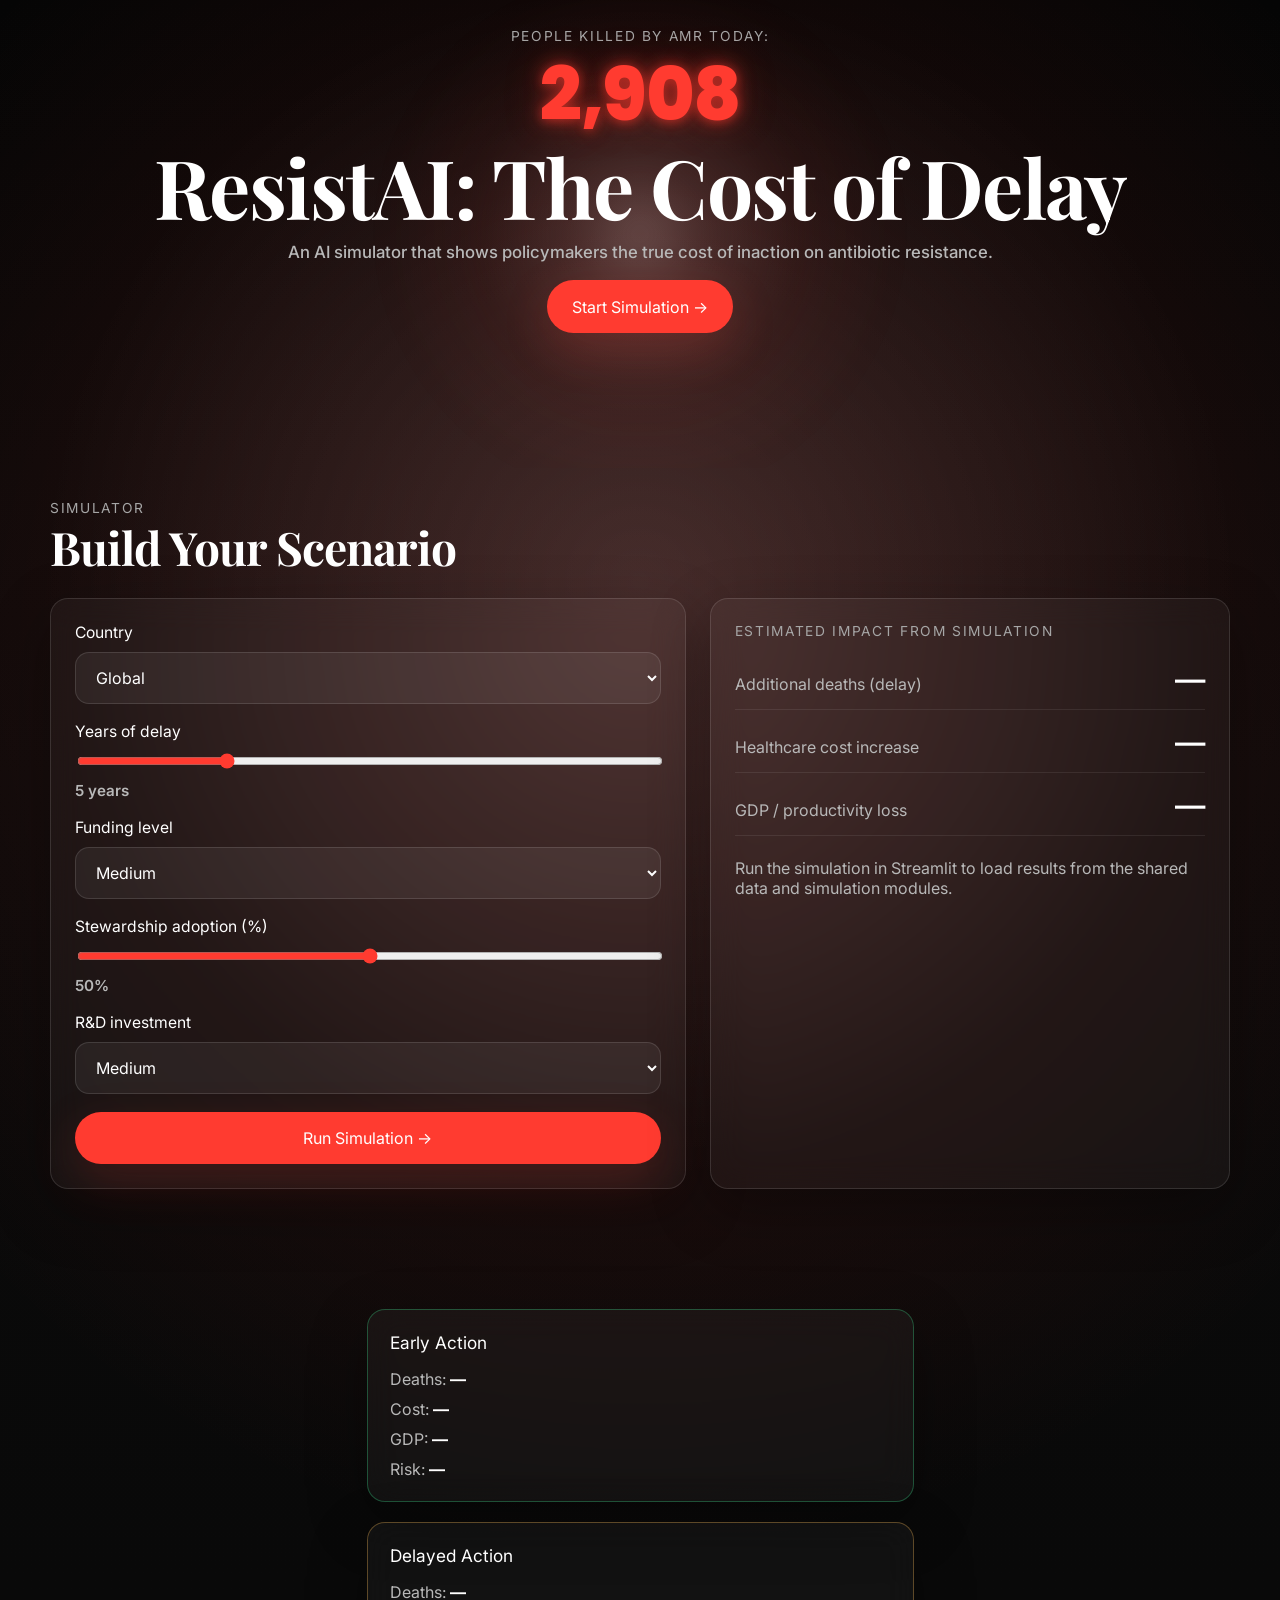
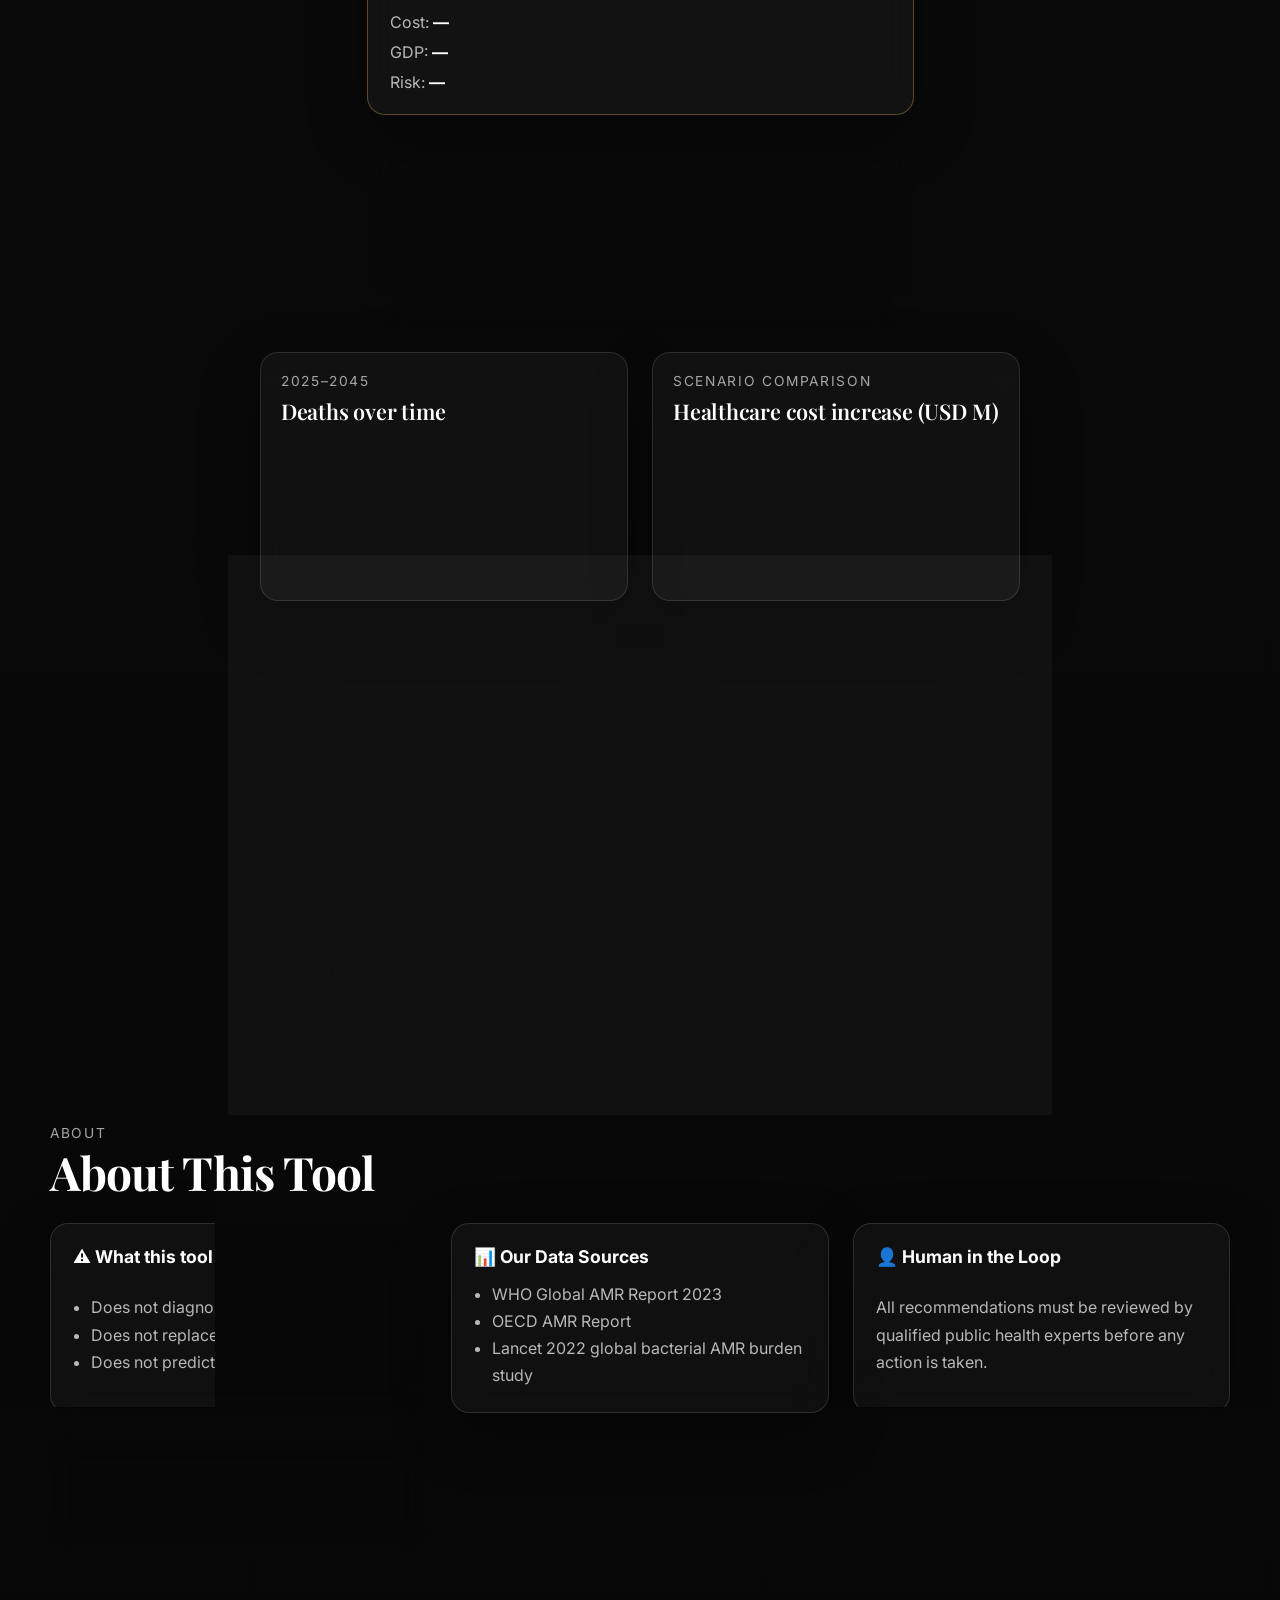
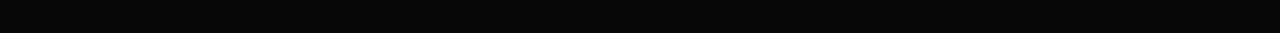
<file: frontend/index.html>
<!DOCTYPE html>
<html lang="en">
  <head>
    <meta charset="UTF-8" />
    <meta name="viewport" content="width=device-width, initial-scale=1.0" />
    <title>ResistAI: The Cost of Delay</title>
    <link
      rel="icon"
      href="data:image/svg+xml,%3Csvg xmlns='http://www.w3.org/2000/svg' viewBox='0 0 32 32'%3E%3Crect width='32' height='32' rx='8' fill='%23090909'/%3E%3Cpath d='M9 9h14v4H13v3h8v4h-8v3h10v4H9z' fill='%23ff3b30'/%3E%3C/svg%3E"
    />
    <link rel="preconnect" href="https://fonts.googleapis.com" />
    <link rel="preconnect" href="https://fonts.gstatic.com" crossorigin />
    <link
      href="https://fonts.googleapis.com/css2?family=Inter:wght@400;500;600;700&family=Playfair+Display:wght@600;700;800&family=Poppins:wght@600;700;800&display=swap"
      rel="stylesheet"
    />
    <link rel="stylesheet" href="./style.css" />
  </head>
  <body>
    <main class="page-shell">
      <section class="hero">
        <div class="hero__noise"></div>
        <div class="hero__content">
          <p class="eyebrow">People killed by AMR today:</p>
          <p class="hero__counter" id="dailyCounter" aria-live="polite">0</p>

          <div class="hero__title-group">
            <h1>ResistAI: The Cost of Delay</h1>
            <p class="hero__subtitle">
              An AI simulator that shows policymakers the true cost of inaction on antibiotic resistance.
            </p>
          </div>

          <button class="button button--primary" id="startSimBtn" type="button">Start Simulation →</button>
        </div>
      </section>

      <section class="simulation" id="simulation">
        <div class="section-heading">
          <span class="section-kicker">Simulator</span>
          <h2>Build Your Scenario</h2>
        </div>

        <div class="sim-grid">
          <form class="control-panel" id="scenarioForm">
            <label class="field">
              <span>Country</span>
              <select id="country" name="country" aria-label="Country"></select>
            </label>

            <label class="field">
              <span>Years of delay</span>
              <div class="field__range">
                <input id="delay" name="delay" type="range" min="0" max="20" value="5" />
                <strong id="delayValue">5 years</strong>
              </div>
            </label>

            <label class="field">
              <span>Funding level</span>
              <select id="funding" name="funding">
                <option value="Low">Low</option>
                <option value="Medium" selected>Medium</option>
                <option value="High">High</option>
              </select>
            </label>

            <label class="field">
              <span>Stewardship adoption (%)</span>
              <div class="field__range">
                <input
                  id="stewardship"
                  name="stewardship"
                  type="range"
                  min="0"
                  max="100"
                  value="50"
                />
                <strong id="stewardshipValue">50%</strong>
              </div>
            </label>

            <label class="field">
              <span>R&amp;D investment</span>
              <select id="rd" name="rd">
                <option value="Low">Low</option>
                <option value="Medium" selected>Medium</option>
                <option value="High">High</option>
              </select>
            </label>

            <button class="button button--primary button--full" type="submit">
              Run Simulation →
            </button>
          </form>

          <aside class="live-panel">
            <p class="live-panel__label">Estimated impact from simulation</p>
            <div class="metric-stack">
              <div class="metric">
                <span>Additional deaths (delay)</span>
                <strong id="liveDeaths">—</strong>
              </div>
              <div class="metric">
                <span>Healthcare cost increase</span>
                <strong id="liveCost">—</strong>
              </div>
              <div class="metric">
                <span>GDP / productivity loss</span>
                <strong id="liveGdp">—</strong>
              </div>
            </div>
            <p class="live-panel__note" id="explanation">
              Run the simulation in Streamlit to load results from the shared data and simulation modules.
            </p>
          </aside>
        </div>
      </section>

      <section class="results">
        <div class="cards" id="scenarioCards">
          <article class="result-card result-card--positive">
            <p>Early Action</p>
            <ul>
              <li>Deaths: <strong id="earlyDeaths">—</strong></li>
              <li>Cost: <strong id="earlyCost">—</strong></li>
              <li>GDP: <strong id="earlyGdp">—</strong></li>
              <li>Risk: <strong id="earlyRisk">—</strong></li>
            </ul>
          </article>
          <article class="result-card result-card--warning">
            <p>Delayed Action</p>
            <ul>
              <li>Deaths: <strong id="delayedDeaths">—</strong></li>
              <li>Cost: <strong id="delayedCost">—</strong></li>
              <li>GDP: <strong id="delayedGdp">—</strong></li>
              <li>Risk: <strong id="delayedRisk">—</strong></li>
            </ul>
          </article>
          <article class="result-card result-card--danger">
            <p>No Action</p>
            <ul>
              <li>Deaths: <strong id="noneDeaths">—</strong></li>
              <li>Cost: <strong id="noneCost">—</strong></li>
              <li>GDP: <strong id="noneGdp">—</strong></li>
              <li>Risk: <strong id="noneRisk">—</strong></li>
            </ul>
          </article>
        </div>

        <div class="viz-grid">
          <article class="viz-card">
            <div class="viz-card__head">
              <span id="chartYearSpan">2025–2045</span>
              <h3>Deaths over time</h3>
            </div>
            <svg id="lineChart" viewBox="0 0 620 260" role="img" aria-label="AMR deaths over time chart"></svg>
          </article>

          <article class="viz-card">
            <div class="viz-card__head">
              <span>Scenario comparison</span>
              <h3>Healthcare cost increase (USD M)</h3>
            </div>
            <svg id="barChart" viewBox="0 0 620 260" role="img" aria-label="AMR cost comparison chart"></svg>
          </article>
        </div>

        <div class="ai-box">
          <div>
            <span class="section-kicker">AI explanation</span>
            <p id="aiSummary">
              AI policy recommendations appear here after you run the simulation in Streamlit.
            </p>
          </div>

          <div class="recommendations">
            <div>
              <span>Lives saved (early vs no action)</span>
              <strong id="recImmediate">—</strong>
            </div>
            <div>
              <span>Lives lost to delay</span>
              <strong id="recShort">—</strong>
            </div>
            <div>
              <span>Critical year (delayed)</span>
              <strong id="recLong">—</strong>
            </div>
          </div>

          <button class="button button--success" id="applyRecommendations">
            ✓ Apply Recommendations
          </button>
        </div>

        <div class="success-panel" id="successPanel" hidden>
          <p class="success-panel__count" id="savedLives">—</p>
          <div class="headline-box" id="headlineBox">—</div>
          <button class="button button--primary" id="downloadReport">Download PDF Report</button>
        </div>
      </section>

      <section class="about">
        <div class="section-heading">
          <span class="section-kicker">About</span>
          <h2>About This Tool</h2>
        </div>

        <div class="about-grid">
          <article class="about-card">
            <h3>⚠️ What this tool does NOT do</h3>
            <ul>
              <li>Does not diagnose patients</li>
              <li>Does not replace doctors</li>
              <li>Does not predict exact outcomes</li>
            </ul>
          </article>

          <article class="about-card">
            <h3>📊 Our Data Sources</h3>
            <ul>
              <li>WHO Global AMR Report 2023</li>
              <li>OECD AMR Report</li>
              <li>Lancet 2022 global bacterial AMR burden study</li>
            </ul>
          </article>

          <article class="about-card">
            <h3>👤 Human in the Loop</h3>
            <p>
              All recommendations must be reviewed by qualified public health experts
              before any action is taken.
            </p>
          </article>

          <article class="about-card">
            <h3>📅 Data Last Updated</h3>
            <p id="dataVintage">Data vintage: pending simulation run</p>
          </article>
        </div>
      </section>
    </main>

    <script src="./script.js"></script>
  </body>
</html>
</file>
<file: frontend/style.css>
:root {
  --color-ink: #000000;
  --color-void: #060606;
  --color-graphite: #141414;
  --color-paper: #ffffff;
  --color-mist: #ededed;
  --color-ash: #b8b8b8;
  --color-steel: #8d8d8d;
  --color-pewter: #a6a6a6;
  --color-red: #ff3b30;
  --color-red-soft: rgba(255, 59, 48, 0.14);
  --color-green: #39d98a;
  --color-green-soft: rgba(57, 217, 138, 0.14);
  --color-card: rgba(255, 255, 255, 0.04);
  --color-border: rgba(255, 255, 255, 0.12);
  --font-base: "Inter", ui-sans-serif, system-ui, sans-serif;
  --font-display: "Playfair Display", Georgia, serif;
  --font-accent: "Inter", ui-sans-serif, system-ui, sans-serif;
  --radius-card: 18px;
  --radius-button: 999px;
  --shadow-soft: 0 20px 60px rgba(0, 0, 0, 0.32);
  --max-width: 1180px;
}

*,
*::before,
*::after {
  box-sizing: border-box;
}

html {
  scroll-behavior: smooth;
}

body {
  margin: 0;
  font-family: var(--font-base);
  background:
    radial-gradient(circle at 50% 18%, rgba(255, 255, 255, 0.12), transparent 22%),
    radial-gradient(circle at 50% 20%, rgba(255, 59, 48, 0.16), transparent 34%),
    linear-gradient(180deg, #050505 0%, #0a0a0a 24%, #070707 100%);
  color: var(--color-paper);
}

a,
button,
input,
select {
  font: inherit;
}

button,
select,
input[type="range"] {
  cursor: pointer;
}

[hidden] {
  display: none !important;
}

.page-shell {
  min-height: 100vh;
}

.hero,
.simulation,
.results,
.about {
  padding: 32px 24px 88px;
}

.hero {
  padding: 1.25rem 24px 2.75rem;
  min-height: auto;
  display: flex;
  align-items: flex-start;
  justify-content: center;
  position: relative;
  overflow: hidden;
}

@media (min-width: 768px) {
  .hero {
    min-height: 52vh;
    max-height: 620px;
    padding-top: 1.5rem;
    padding-bottom: 3rem;
  }
}

.hero__content,
.simulation > *,
.results > *,
.about > * {
  max-width: var(--max-width);
  margin: 0 auto;
}

.hero__noise {
  position: absolute;
  inset: 0;
  background:
    radial-gradient(circle at center, rgba(255, 255, 255, 0.12), transparent 20%),
    radial-gradient(circle at center, rgba(255, 255, 255, 0.1), transparent 8%),
    radial-gradient(circle at center, rgba(255, 59, 48, 0.12), transparent 32%);
  filter: blur(14px);
  transform: scale(1.2);
  pointer-events: none;
}

.hero__content {
  position: relative;
  z-index: 1;
  text-align: center;
  display: grid;
  gap: 14px;
  justify-items: center;
  width: 100%;
  padding-top: 0.25rem;
}

.eyebrow,
.section-kicker,
.viz-card__head span,
.live-panel__label {
  font-size: 0.86rem;
  letter-spacing: 0.12em;
  text-transform: uppercase;
  color: var(--color-pewter);
}

.hero__counter {
  margin: 0;
  font-family: "Poppins", sans-serif;
  font-weight: 800;
  font-size: clamp(3rem, 5.8vw, 4.6rem);
  line-height: 1;
  color: var(--color-red);
  letter-spacing: -0.02em;
  text-shadow:
    0 0 18px rgba(255, 59, 48, 0.55),
    0 0 42px rgba(255, 59, 48, 0.28),
    0 2px 10px rgba(255, 59, 48, 0.35);
}

.hero__source {
  margin: 0;
  font-size: 0.78rem;
  color: var(--color-steel);
  letter-spacing: 0.02em;
}

.hero__title-group {
  display: grid;
  gap: 12px;
  justify-items: center;
  width: 100%;
  text-align: center;
}

h1,
h2,
h3,
p,
ul {
  margin: 0;
}

h1 {
  font-family: var(--font-display);
  font-weight: 700;
  font-size: clamp(2.4rem, 6.4vw, 5.8rem);
  line-height: 0.98;
  letter-spacing: -0.02em;
}

.hero__subtitle {
  display: block;
  width: 100%;
  max-width: 920px;
  margin: 0 auto;
  text-align: center;
  font-weight: 500;
  font-size: 1.05rem;
  line-height: 1.7;
  color: var(--color-ash);
}

@media (max-width: 980px) {
  .hero__subtitle {
    max-width: min(920px, 100%);
  }
}

.button {
  appearance: none;
  border: 1px solid transparent;
  border-radius: var(--radius-button);
  padding: 0.95rem 1.5rem;
  min-height: 48px;
  display: inline-flex;
  align-items: center;
  justify-content: center;
  gap: 0.5rem;
  text-decoration: none;
  transition:
    transform 180ms ease,
    background-color 180ms ease,
    border-color 180ms ease,
    color 180ms ease;
}

.button:hover {
  transform: translateY(-1px);
}

.button--primary {
  background: var(--color-red);
  color: var(--color-paper);
  box-shadow: 0 16px 48px rgba(255, 59, 48, 0.18);
}

.button--primary:hover {
  background: #ff4d43;
}

.button--success {
  background: var(--color-green);
  color: #03150c;
  font-weight: 600;
}

.button--success:hover {
  background: #50e19a;
}

.button--full {
  width: 100%;
}

.section-heading {
  display: grid;
  gap: 8px;
  margin-bottom: 28px;
}

h2 {
  font-family: var(--font-display);
  font-weight: 700;
  font-size: clamp(1.7rem, 3.6vw, 3rem);
  line-height: 1;
  letter-spacing: -0.02em;
}

.sim-grid,
.viz-grid,
.about-grid {
  display: grid;
  gap: 24px;
}

.sim-grid {
  grid-template-columns: minmax(300px, 1.1fr) minmax(300px, 0.9fr);
}

.control-panel,
.live-panel,
.result-card,
.viz-card,
.ai-box,
.success-panel,
.about-card {
  background: var(--color-card);
  border: 1px solid var(--color-border);
  border-radius: var(--radius-card);
  box-shadow: var(--shadow-soft);
  backdrop-filter: blur(16px);
}

.control-panel,
.live-panel,
.ai-box,
.success-panel {
  padding: 24px;
}

.control-panel {
  display: grid;
  gap: 18px;
}

.field {
  display: grid;
  gap: 10px;
}

.field span {
  color: var(--color-paper);
  font-size: 0.98rem;
}

select {
  width: 100%;
  background: rgba(255, 255, 255, 0.06);
  color: var(--color-paper);
  border: 1px solid var(--color-border);
  border-radius: 14px;
  padding: 14px 16px;
}

select option {
  background: #1a1414;
  color: #ffffff;
}

.field__range {
  display: grid;
  gap: 10px;
}

input[type="range"] {
  width: 100%;
  accent-color: var(--color-red);
}

.field strong,
.metric strong,
.recommendations strong {
  font-weight: 600;
}

.field strong {
  color: var(--color-ash);
  font-size: 0.95rem;
}

.live-panel {
  display: grid;
  gap: 22px;
  align-content: start;
}

.metric-stack {
  display: grid;
  gap: 14px;
}

.metric {
  display: flex;
  align-items: baseline;
  justify-content: space-between;
  gap: 16px;
  padding-bottom: 12px;
  border-bottom: 1px solid rgba(255, 255, 255, 0.08);
}

.metric span,
.live-panel__note {
  color: var(--color-ash);
}

.metric strong {
  font-family: var(--font-accent);
  font-size: clamp(1.3rem, 2.6vw, 1.9rem);
  letter-spacing: 0.01em;
}

.results {
  display: grid;
  gap: 24px;
}

.cards {
  max-width: var(--max-width);
  margin: 0 auto;
  display: grid;
  gap: 20px;
  grid-template-columns: repeat(auto-fit, minmax(min(100%, 280px), 1fr));
}

.result-card {
  padding: 22px;
}

.result-card p {
  font-size: 1.08rem;
  margin-bottom: 16px;
}

.result-card ul {
  padding: 0;
  list-style: none;
  display: grid;
  gap: 10px;
  color: var(--color-ash);
}

.result-card strong {
  color: var(--color-paper);
  font-family: var(--font-accent);
}

.result-card--positive {
  border-color: rgba(57, 217, 138, 0.32);
}

.result-card--warning {
  border-color: rgba(255, 191, 87, 0.32);
}

.result-card--danger {
  border-color: rgba(255, 59, 48, 0.32);
}

.viz-grid {
  max-width: var(--max-width);
  margin: 0 auto;
  grid-template-columns: repeat(auto-fit, minmax(min(100%, 340px), 1fr));
}

.viz-card {
  padding: 20px;
  overflow: hidden;
}

.viz-card__head {
  display: grid;
  gap: 8px;
  margin-bottom: 18px;
}

.viz-card__head h3 {
  font-family: var(--font-display);
  font-weight: 600;
  font-size: 1.35rem;
  letter-spacing: -0.01em;
}

svg {
  width: 100%;
  height: auto;
  display: block;
}

.ai-box,
.success-panel {
  max-width: var(--max-width);
  margin: 0 auto;
}

.ai-box {
  display: grid;
  gap: 24px;
}

.ai-box--policy {
  padding: 28px 32px;
  width: 100%;
  max-width: 100%;
  box-sizing: border-box;
  overflow-x: hidden;
  min-width: 0;
}

.ai-box__header {
  display: grid;
  gap: 10px;
  min-width: 0;
}

.ai-brief-body {
  color: var(--color-ash);
  line-height: 1.75;
  padding-top: 4px;
  border-top: 1px solid rgba(255, 255, 255, 0.08);
  width: 100%;
  max-width: 100%;
  min-width: 0;
  overflow-wrap: break-word;
  word-wrap: break-word;
  word-break: normal;
}

.ai-brief-body h3 {
  color: var(--color-paper);
  font-family: var(--font-display);
  font-size: 1.2rem;
  font-weight: 700;
  margin: 1.5rem 0 0.65rem;
  line-height: 1.25;
  max-width: 100%;
  overflow-wrap: break-word;
}

.ai-brief-body h3:first-child {
  margin-top: 0.25rem;
}

.ai-brief-body p {
  margin: 0 0 1rem;
  max-width: 100%;
  overflow-wrap: break-word;
  word-wrap: break-word;
}

.ai-brief-body ol {
  margin: 0 0 1.25rem;
  padding-left: 1.5rem;
  max-width: 100%;
}

.ai-brief-body li {
  margin-bottom: 0.65rem;
  line-height: 1.65;
  overflow-wrap: break-word;
  word-wrap: break-word;
}

.ai-brief-body strong {
  color: var(--color-paper);
  font-weight: 600;
}

.ai-report-shell {
  max-width: var(--max-width);
  margin: 0 auto;
  width: 100%;
  min-width: 0;
}

.ai-report-table {
  margin-top: 8px;
  padding-top: 22px;
  border-top: 1px solid rgba(255, 255, 255, 0.08);
  width: 100%;
  max-width: 100%;
  min-width: 0;
  box-sizing: border-box;
}

.ai-report-table__heading {
  margin-bottom: 14px;
}

.ai-report-table__heading h2 {
  font-size: clamp(1.15rem, 2.2vw, 1.55rem);
}

.ai-report-table__wrap {
  overflow-x: auto;
  max-width: 100%;
}

.ai-report-table table {
  width: 100%;
  max-width: 100%;
  border-collapse: collapse;
  font-size: 0.92rem;
  table-layout: fixed;
}

.ai-report-table th,
.ai-report-table td {
  padding: 12px 14px;
  text-align: left;
  border-bottom: 1px solid rgba(255, 255, 255, 0.08);
  vertical-align: top;
  overflow-wrap: break-word;
  word-wrap: break-word;
  word-break: normal;
}

.ai-report-table th {
  color: var(--color-pewter);
  font-size: 0.76rem;
  letter-spacing: 0.08em;
  text-transform: uppercase;
  font-weight: 600;
}

.ai-report-table td {
  color: var(--color-ash);
}

.ai-report-table tbody tr:last-child td {
  border-bottom: none;
}

.ai-report-actions {
  max-width: var(--max-width);
  margin: 16px auto 0;
  padding: 0 32px;
}

.ai-report-actions div[data-testid="stHorizontalBlock"] {
  align-items: flex-start;
  gap: 1rem;
}

.ai-report-actions__left .stButton > button,
.ai-report-actions__download .stDownloadButton > button {
  appearance: none;
  background: #0a0a12;
  color: #ffffff;
  border: 1px solid rgba(255, 255, 255, 0.14);
  border-radius: var(--radius-button);
  font-weight: 600;
  min-height: 48px;
  box-shadow: 0 10px 28px rgba(0, 0, 0, 0.38);
  transition:
    background-color 180ms ease,
    border-color 180ms ease,
    box-shadow 180ms ease,
    transform 180ms ease;
}

.ai-report-actions__left .stButton > button:hover,
.ai-report-actions__download .stDownloadButton > button:hover {
  background: #161624;
  color: #ffffff;
  border-color: rgba(255, 255, 255, 0.24);
  box-shadow: 0 12px 32px rgba(0, 0, 0, 0.42);
  transform: translateY(-1px);
}

.ai-report-actions__left .stButton > button:active,
.ai-report-actions__download .stDownloadButton > button:active {
  background: #050508;
  color: #ffffff;
  border-color: rgba(255, 255, 255, 0.18);
  box-shadow: 0 6px 18px rgba(0, 0, 0, 0.35);
  transform: translateY(0);
}

.ai-report-export-hint {
  margin: 10px 0 0;
  font-size: 0.82rem;
  color: var(--color-steel);
  text-align: right;
  line-height: 1.55;
}

.ai-report-print-hint {
  margin: 10px 0 0;
  font-size: 0.82rem;
  color: var(--color-steel);
  text-align: right;
  line-height: 1.55;
}

.estimate-badges {
  display: flex;
  flex-wrap: wrap;
  gap: 8px;
  margin: 0 0 14px;
}

.estimate-badge {
  display: inline-block;
  padding: 0.22rem 0.65rem;
  border-radius: 999px;
  font-size: 0.72rem;
  letter-spacing: 0.05em;
  text-transform: uppercase;
  color: #ffb347;
  background: rgba(255, 191, 87, 0.1);
  border: 1px solid rgba(255, 191, 87, 0.28);
}

section[data-testid="stSidebar"] .estimate-badges {
  margin: 6px 0 12px;
}

section[data-testid="stSidebar"] .estimate-badge {
  font-size: 0.68rem;
}

#aiSummary {
  margin-top: 10px;
  color: var(--color-ash);
  line-height: 1.7;
  max-width: 760px;
}

.recommendations {
  display: grid;
  gap: 14px;
  grid-template-columns: repeat(auto-fit, minmax(min(100%, 200px), 1fr));
  width: 100%;
  min-width: 0;
}

.recommendations div {
  padding: 16px;
  border-radius: 16px;
  background: rgba(255, 255, 255, 0.03);
  border: 1px solid rgba(255, 255, 255, 0.08);
  display: grid;
  gap: 8px;
}

.recommendations span {
  color: var(--color-pewter);
  font-size: 0.9rem;
}

.recommendations strong {
  color: var(--color-green);
  font-family: var(--font-accent);
}

.success-panel {
  display: grid;
  gap: 18px;
  border-color: rgba(57, 217, 138, 0.26);
  background:
    linear-gradient(180deg, rgba(57, 217, 138, 0.09), rgba(57, 217, 138, 0.03)),
    var(--color-card);
}

.success-panel__count {
  font-family: var(--font-accent);
  color: var(--color-green);
  font-size: clamp(1.5rem, 3.4vw, 2.5rem);
  letter-spacing: 0.01em;
}

.headline-box {
  padding: 18px;
  border-radius: 16px;
  background: rgba(255, 255, 255, 0.04);
  border: 1px solid rgba(255, 255, 255, 0.08);
  color: var(--color-paper);
  font-size: 1.1rem;
}

.about-grid {
  max-width: var(--max-width);
  margin: 0 auto;
  grid-template-columns: repeat(auto-fit, minmax(min(100%, 280px), 1fr));
}

.recovery,
.results {
  display: grid;
  gap: 24px;
}

.recovery {
  padding: 32px 24px 88px;
}

.recovery > * {
  max-width: var(--max-width);
  margin: 0 auto;
  width: 100%;
}

.info-panel {
  padding: 20px 24px;
  border-radius: var(--radius-card);
  border: 1px solid rgba(255, 191, 87, 0.32);
  background: rgba(255, 191, 87, 0.08);
  color: var(--color-ash);
  line-height: 1.6;
}

.ai-badge {
  display: inline-block;
  padding: 0.35rem 0.85rem;
  border-radius: 999px;
  font-size: 0.78rem;
  letter-spacing: 0.08em;
  text-transform: uppercase;
  margin-bottom: 12px;
}

.ai-badge--claude {
  background: rgba(57, 217, 138, 0.14);
  border: 1px solid rgba(57, 217, 138, 0.32);
  color: var(--color-green);
}

.ai-badge--demo {
  background: rgba(255, 191, 87, 0.14);
  border: 1px solid rgba(255, 191, 87, 0.32);
  color: #ffb347;
}

.scenario-table-shell {
  background: var(--color-card);
  border: 1px solid var(--color-border);
  border-radius: var(--radius-card);
  padding: 20px;
  box-shadow: var(--shadow-soft);
}

.about-card {
  padding: 22px;
  display: grid;
  gap: 14px;
}

.about-card h3 {
  font-size: 1.1rem;
}

.about-card p,
.about-card li {
  color: var(--color-ash);
  line-height: 1.7;
}

.about-card ul {
  padding-left: 18px;
}

@media (max-width: 980px) {
  .sim-grid,
  .viz-grid,
  .cards,
  .recommendations,
  .about-grid {
    grid-template-columns: 1fr;
  }

  .hero,
  .simulation,
  .results,
  .about {
    padding-inline: 18px;
  }
}

@media (max-width: 640px) {
  .hero__content {
    gap: 16px;
  }

  .control-panel,
  .live-panel,
  .result-card,
  .viz-card,
  .ai-box,
  .success-panel,
  .about-card {
    padding: 18px;
  }

  .hero__subtitle,
  #aiSummary,
  .live-panel__note {
    font-size: 0.96rem;
  }
}

@media print {
  body {
    background: #ffffff;
    color: #111111;
  }

  .hero__noise,
  .button,
  .control-panel {
    display: none !important;
  }

  .hero,
  .simulation,
  .results,
  .about {
    padding: 0 0 28px;
    min-height: auto;
  }

  .hero__content,
  .simulation > *,
  .results > *,
  .about > * {
    max-width: none;
  }

  .live-panel,
  .result-card,
  .viz-card,
  .ai-box,
  .success-panel,
  .about-card {
    background: #ffffff;
    color: #111111;
    border: 1px solid #d8d8d8;
    box-shadow: none;
    backdrop-filter: none;
  }

  .hero__counter,
  .success-panel__count,
  .recommendations strong {
    color: #111111;
    text-shadow: none;
  }

  .eyebrow,
  .section-kicker,
  .viz-card__head span,
  .live-panel__label,
  .hero__subtitle,
  .live-panel__note,
  .metric span,
  .about-card p,
  .about-card li,
  #aiSummary {
    color: #444444;
  }
}

/* ── Streamlit bridge: apply Full UI design inside Streamlit shell ── */

.stApp {
  background:
    radial-gradient(circle at 50% 18%, rgba(255, 255, 255, 0.12), transparent 22%),
    radial-gradient(circle at 50% 20%, rgba(255, 59, 48, 0.16), transparent 34%),
    linear-gradient(180deg, #050505 0%, #0a0a0a 24%, #070707 100%) !important;
  color: var(--color-paper);
  font-family: var(--font-base);
}

header[data-testid="stHeader"] {
  background: transparent;
}

/* Restore Streamlit Material Symbols on sidebar collapse/expand and other chrome icons */
[data-testid="stIconMaterial"],
[data-testid="stSidebarCollapseButton"] [data-testid="stIconMaterial"],
[data-testid="stExpandSidebarButton"] [data-testid="stIconMaterial"],
[data-testid="stSidebarCollapseButton"] span,
[data-testid="stExpandSidebarButton"] span {
  font-family: "Material Symbols Rounded" !important;
  font-variation-settings: "FILL" 0, "wght" 400, "GRAD" 0, "opsz" 24 !important;
  font-style: normal !important;
  font-weight: 400 !important;
  letter-spacing: normal !important;
  text-transform: none !important;
  line-height: 1 !important;
  white-space: nowrap !important;
  direction: ltr !important;
  -webkit-font-smoothing: antialiased;
  font-feature-settings: "liga" !important;
}

[data-testid="stSidebarCollapseButton"] button,
[data-testid="stExpandSidebarButton"] button {
  background: transparent !important;
  border: none !important;
  color: var(--color-steel) !important;
}

[data-testid="stSidebarCollapseButton"] button:hover,
[data-testid="stExpandSidebarButton"] button:hover {
  color: var(--color-paper) !important;
}

.main .block-container {
  max-width: 1180px;
  padding-top: 0;
  padding-bottom: 4rem;
}

.resistai-page {
  width: 100%;
}

/* Hero: prevent Streamlit markdown defaults from shrinking typography */
.main .block-container > div:first-child {
  margin-top: 0;
  padding-top: 0;
}

.stMarkdown:has(.hero),
[data-testid="stMarkdownContainer"]:has(.hero) {
  margin-top: 0;
  padding-top: 0;
}

.stMarkdown .hero .eyebrow,
[data-testid="stMarkdownContainer"] .hero .eyebrow {
  font-size: 0.86rem !important;
  color: var(--color-pewter) !important;
  margin: 0 !important;
}

.stMarkdown .hero .hero__counter,
[data-testid="stMarkdownContainer"] .hero .hero__counter {
  font-family: "Poppins", sans-serif !important;
  font-size: clamp(3rem, 5.8vw, 4.6rem) !important;
  font-weight: 800 !important;
  line-height: 1 !important;
  color: var(--color-red) !important;
  letter-spacing: -0.02em !important;
  text-shadow:
    0 0 18px rgba(255, 59, 48, 0.55),
    0 0 42px rgba(255, 59, 48, 0.28),
    0 2px 10px rgba(255, 59, 48, 0.35) !important;
}

.stMarkdown .hero h1,
[data-testid="stMarkdownContainer"] .hero h1 {
  font-family: var(--font-display) !important;
  font-size: clamp(2.6rem, 6.4vw, 5.8rem) !important;
  font-weight: 700 !important;
  line-height: 0.98 !important;
  color: var(--color-paper) !important;
}

.stMarkdown .hero .hero__subtitle,
[data-testid="stMarkdownContainer"] .hero .hero__subtitle {
  display: block !important;
  width: 100% !important;
  max-width: 920px !important;
  margin-left: auto !important;
  margin-right: auto !important;
  text-align: center !important;
  font-size: 1.05rem !important;
  color: var(--color-ash) !important;
}

.stMarkdown .hero .hero__source,
[data-testid="stMarkdownContainer"] .hero .hero__source {
  font-size: 0.78rem !important;
  color: var(--color-steel) !important;
}

.stMarkdown .ai-brief-body h3,
[data-testid="stMarkdownContainer"] .ai-brief-body h3 {
  color: var(--color-paper) !important;
  font-family: var(--font-display) !important;
  font-size: 1.2rem !important;
  font-weight: 700 !important;
}

.stMarkdown .ai-brief-body p,
.stMarkdown .ai-brief-body li,
[data-testid="stMarkdownContainer"] .ai-brief-body p,
[data-testid="stMarkdownContainer"] .ai-brief-body li {
  color: var(--color-ash) !important;
  line-height: 1.75 !important;
}

.stMarkdown .ai-brief-body ol,
[data-testid="stMarkdownContainer"] .ai-brief-body ol {
  padding-left: 1.5rem !important;
}

.stMarkdown .ai-brief-body strong,
[data-testid="stMarkdownContainer"] .ai-brief-body strong {
  color: var(--color-paper) !important;
}

.stMarkdown:has(.ai-box--policy),
[data-testid="stMarkdownContainer"]:has(.ai-box--policy) {
  max-width: 100%;
  min-width: 0;
  overflow-x: hidden;
}

.stMarkdown .ai-box--policy,
[data-testid="stMarkdownContainer"] .ai-box--policy {
  max-width: 100% !important;
  box-sizing: border-box !important;
}

.stMarkdown .ai-brief-body,
.stMarkdown .ai-brief-body p,
.stMarkdown .ai-brief-body li,
.stMarkdown .ai-brief-body h3,
[data-testid="stMarkdownContainer"] .ai-brief-body,
[data-testid="stMarkdownContainer"] .ai-brief-body p,
[data-testid="stMarkdownContainer"] .ai-brief-body li,
[data-testid="stMarkdownContainer"] .ai-brief-body h3 {
  max-width: 100% !important;
  overflow-wrap: break-word !important;
  word-wrap: break-word !important;
}

.stMarkdown .ai-report-table table,
[data-testid="stMarkdownContainer"] .ai-report-table table {
  display: table !important;
  width: 100% !important;
}

.ai-report-actions {
  max-width: var(--max-width);
  margin-top: 16px !important;
  margin-bottom: 0 !important;
  padding-left: 32px !important;
  padding-right: 32px !important;
}

.ai-report-actions .ai-report-print-hint {
  color: var(--color-steel) !important;
  font-size: 0.82rem !important;
  text-align: right !important;
}

.ai-report-actions .ai-report-export-hint {
  color: var(--color-steel) !important;
  font-size: 0.82rem !important;
  text-align: right !important;
}

.ai-report-actions .stButton > button,
.ai-report-actions .stDownloadButton > button,
.ai-report-actions .stButton > button[kind="primary"],
.ai-report-actions .stButton > button[kind="secondary"],
.ai-report-actions .stDownloadButton > button[kind="primary"],
.ai-report-actions .stDownloadButton > button[kind="secondary"] {
  appearance: none !important;
  background: #0a0a12 !important;
  background-color: #0a0a12 !important;
  color: #ffffff !important;
  border: 1px solid rgba(255, 255, 255, 0.14) !important;
  border-radius: var(--radius-button) !important;
  font-weight: 600 !important;
  font-family: var(--font-base) !important;
  min-height: 48px !important;
  box-shadow: 0 10px 28px rgba(0, 0, 0, 0.38) !important;
  transition:
    background-color 180ms ease,
    border-color 180ms ease,
    box-shadow 180ms ease,
    transform 180ms ease !important;
}

.ai-report-actions .stButton > button:hover,
.ai-report-actions .stDownloadButton > button:hover,
.ai-report-actions .stButton > button[kind="primary"]:hover,
.ai-report-actions .stButton > button[kind="secondary"]:hover,
.ai-report-actions .stDownloadButton > button[kind="primary"]:hover,
.ai-report-actions .stDownloadButton > button[kind="secondary"]:hover {
  background: #161624 !important;
  background-color: #161624 !important;
  color: #ffffff !important;
  border-color: rgba(255, 255, 255, 0.24) !important;
  box-shadow: 0 12px 32px rgba(0, 0, 0, 0.42) !important;
  transform: translateY(-1px) !important;
}

.ai-report-actions .stButton > button:active,
.ai-report-actions .stDownloadButton > button:active,
.ai-report-actions .stButton > button[kind="primary"]:active,
.ai-report-actions .stButton > button[kind="secondary"]:active,
.ai-report-actions .stDownloadButton > button[kind="primary"]:active,
.ai-report-actions .stDownloadButton > button[kind="secondary"]:active {
  background: #050508 !important;
  background-color: #050508 !important;
  color: #ffffff !important;
  border-color: rgba(255, 255, 255, 0.18) !important;
  box-shadow: 0 6px 18px rgba(0, 0, 0, 0.35) !important;
  transform: translateY(0) !important;
}

.ai-report-actions .stButton > button:focus,
.ai-report-actions .stDownloadButton > button:focus,
.ai-report-actions .stButton > button:focus-visible,
.ai-report-actions .stDownloadButton > button:focus-visible {
  outline: none !important;
  color: #ffffff !important;
  border-color: rgba(255, 255, 255, 0.24) !important;
  box-shadow:
    0 12px 32px rgba(0, 0, 0, 0.42),
    0 0 0 2px rgba(255, 255, 255, 0.12) !important;
}

section[data-testid="stSidebar"] {
  background: rgba(8, 8, 8, 0.96);
  border-right: 1px solid var(--color-border);
}

section[data-testid="stSidebar"] > div {
  background: transparent;
}

section[data-testid="stSidebar"] h1,
section[data-testid="stSidebar"] h2,
section[data-testid="stSidebar"] h3,
section[data-testid="stSidebar"] label,
section[data-testid="stSidebar"] p,
section[data-testid="stSidebar"] span:not([data-testid="stIconMaterial"]) {
  color: var(--color-paper) !important;
  font-family: var(--font-base);
}

section[data-testid="stSidebar"] .stMarkdown p {
  color: var(--color-ash) !important;
  font-size: 0.92rem;
}

section[data-testid="stSidebar"] [data-testid="stWidgetLabel"] p {
  color: var(--color-paper) !important;
  font-size: 0.98rem;
}

section[data-testid="stSidebar"] .stSelectbox > div > div,
section[data-testid="stSidebar"] .stNumberInput > div > div > input {
  background: rgba(255, 255, 255, 0.06);
  color: var(--color-paper);
  border: 1px solid var(--color-border);
  border-radius: 14px;
}

section[data-testid="stSidebar"] .stSlider [data-baseweb="slider"] div {
  color: var(--color-paper);
}

section[data-testid="stSidebar"] .stButton > button[kind="primary"] {
  background: var(--color-red);
  color: var(--color-paper);
  border: none;
  border-radius: var(--radius-button);
  box-shadow: 0 16px 48px rgba(255, 59, 48, 0.18);
  font-weight: 600;
  min-height: 48px;
}

section[data-testid="stSidebar"] .stButton > button[kind="primary"]:hover {
  background: #ff4d43;
  border: none;
  color: var(--color-paper);
}

.resistai-inline-btn .stButton > button {
  background: var(--color-green);
  color: #03150c;
  border: none;
  border-radius: var(--radius-button);
  font-weight: 600;
  min-height: 48px;
}

.resistai-inline-btn .stButton > button:hover {
  background: #50e19a;
  color: #03150c;
  border: none;
}

.resistai-inline-btn--primary .stButton > button {
  background: var(--color-red);
  color: var(--color-paper);
}

.resistai-inline-btn--primary .stButton > button:hover {
  background: #ff4d43;
  color: var(--color-paper);
}

[data-testid="column"]:has(.viz-card-head) {
  background: var(--color-card);
  border: 1px solid var(--color-border);
  border-radius: var(--radius-card);
  box-shadow: var(--shadow-soft);
  padding: 20px;
  min-width: 0;
}

[data-testid="column"]:has(.viz-card-head) [data-testid="stPlotlyChart"],
[data-testid="column"]:has(.viz-card-head) .js-plotly-plot {
  width: 100% !important;
}

[data-testid="column"]:has(.viz-card-head) .stPlotlyChart {
  overflow-x: auto;
}

[data-testid="stDataFrame"],
[data-testid="stDataFrame"] div {
  background: transparent;
}

.scenario-table-shell [data-testid="stDataFrame"] {
  border: none;
}

div[data-testid="stHorizontalBlock"] {
  gap: 1rem;
}

div[data-testid="column"] {
  min-width: 0 !important;
}

@media (max-width: 980px) {
  div[data-testid="stHorizontalBlock"] {
    flex-wrap: wrap;
  }
}
</file>
